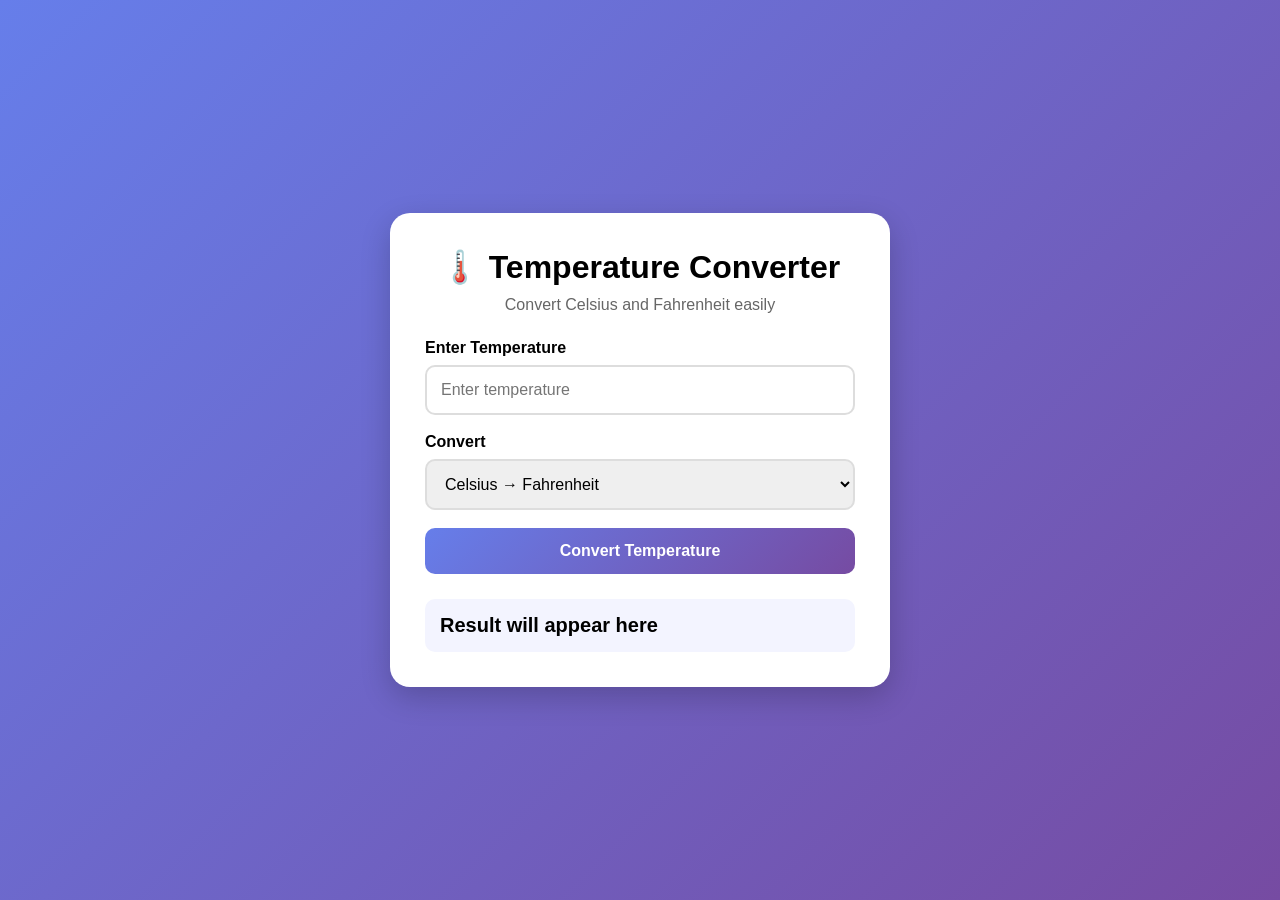
<file: Task-4-Temperature-Converter/index.html>
<!DOCTYPE html>
<html lang="en">

<head>
    <meta charset="UTF-8">
    <meta name="viewport" content="width=device-width, initial-scale=1.0">

    <title>Temperature Converter</title>

    <link rel="stylesheet" href="style.css">
</head>

<body>

    <div class="container">

        <h1>🌡️ Temperature Converter</h1>

        <p class="subtitle">
            Convert Celsius and Fahrenheit easily
        </p>

        <div class="converter-box">

            <label for="temperature">
                Enter Temperature
            </label>

            <input
                type="number"
                id="temperature"
                placeholder="Enter temperature"
            >

            <label for="conversion">
                Convert
            </label>

            <select id="conversion">

                <option value="cToF">
                    Celsius → Fahrenheit
                </option>

                <option value="fToC">
                    Fahrenheit → Celsius
                </option>

            </select>

            <button id="convertButton">
                Convert Temperature
            </button>

            <div id="result">
                Result will appear here
            </div>

        </div>

    </div>
    <script src="script.js"></script>

</body>

</html>
</file>
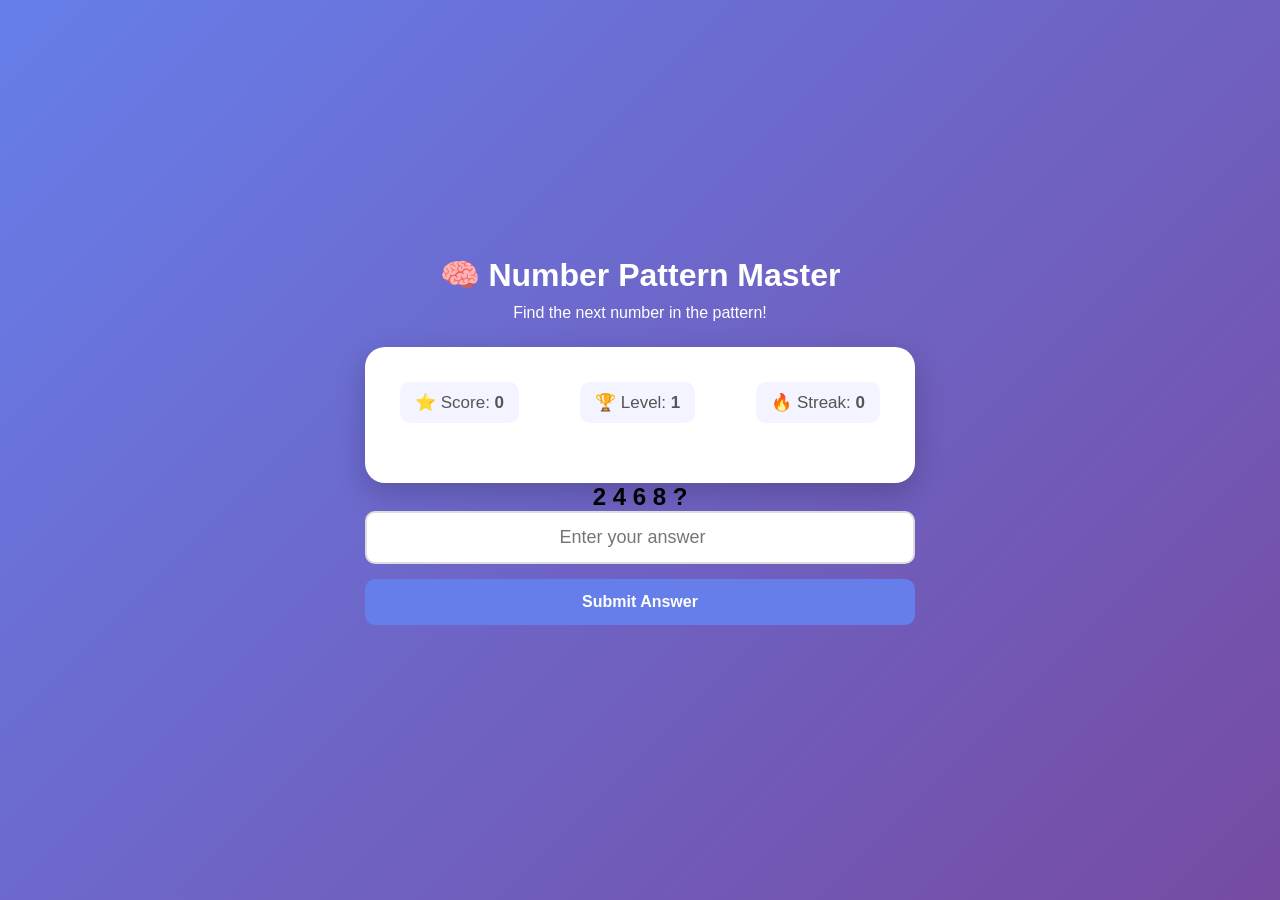
<file: Task-1-Number-Guessing-Website/Task-2-Number-Pattern/index.html>
<!DOCTYPE html>
<html lang="en">
<head>
    <meta charset="UTF-8">
    <meta name="viewport" content="width=device-width, initial-scale=1.0">

    <title>Number Pattern Master</title>
    <link rel="stylesheet" href="style.css">
    
</head>

<body>
    <div class="game-container">

    <h1>🧠 Number Pattern Master</h1>

    <p class="subtitle">
        Find the next number in the pattern!
    </p>

    <div class="game-box">
        <div class="game-info">

    <span>⭐ Score: <b id="score">0</b></span>

    <span>🏆 Level: <b id="level">1</b></span>

    <span>🔥 Streak: <b id="streak">0</b></span>

</div>
    
    

</div>   

        <h2 id="pattern">2  4  6  8  ?</h2>

        <input
            type="number"
            id="answer"
            placeholder="Enter your answer"
        >

        <button id="submitButton">Submit Answer</button>

        <p id="message"></p>

    </div>
    

</div>
<script src="script.js"></script>

   

</body>
</html>
</file>
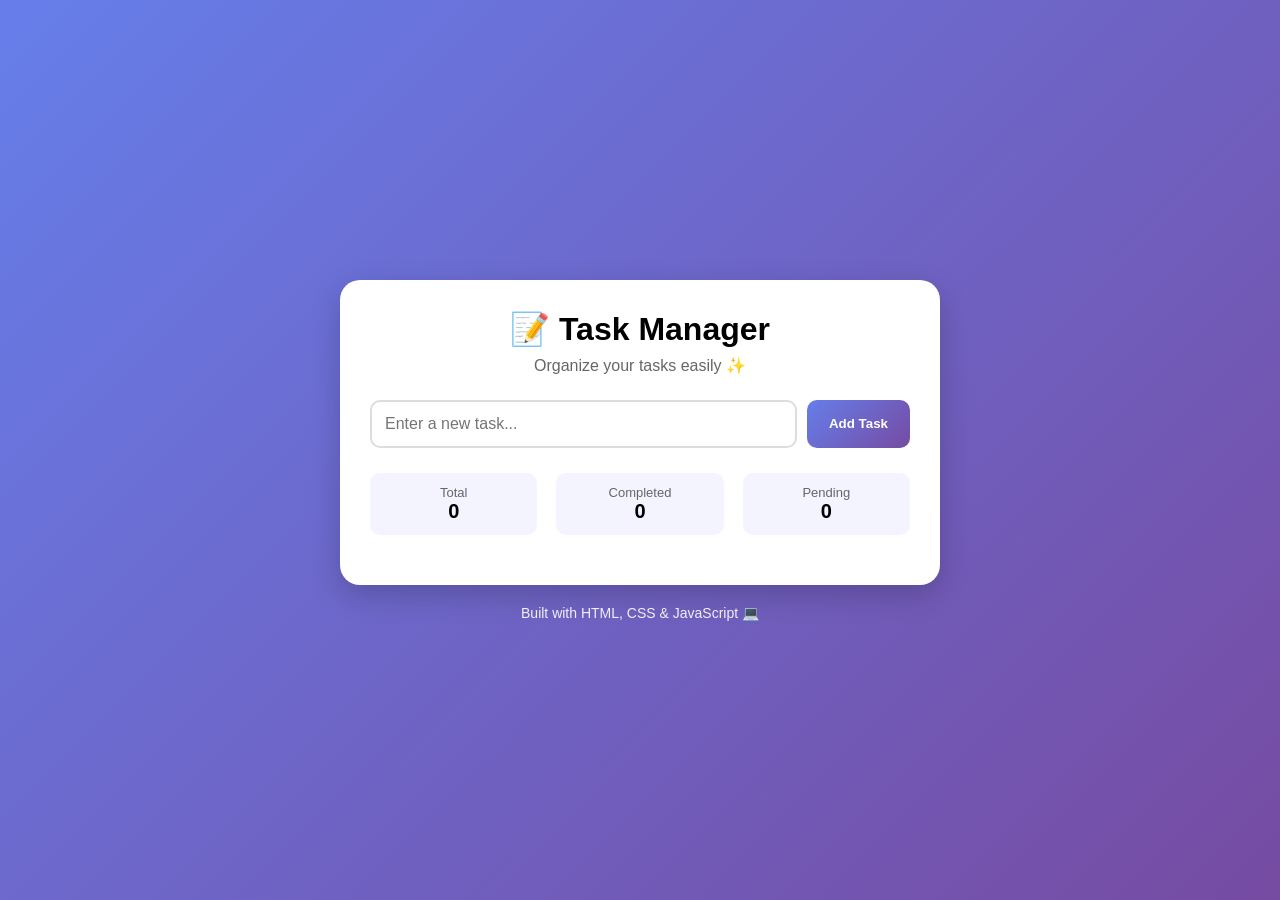
<file: Task-1-Number-Guessing-Website/Task-2-Number-Pattern/Task-3-Task-Manager/index.html>
<!DOCTYPE html>
<html lang="en">

<head>
    <meta charset="UTF-8">
    <meta name="viewport" content="width=device-width, initial-scale=1.0">

    <title>Task Manager</title>
    <link rel="stylesheet" href="style.css">
</head>

<body>
<div class="container">

    <h1>📝 Task Manager</h1>

    <p class="subtitle">
        Organize your tasks easily ✨
    </p>

    <div class="task-input">

        <input
            type="text"
            id="taskInput"
            placeholder="Enter a new task..."
        >

        <button id="addButton">
            Add Task
        </button>

    </div>

    <div class="stats">

        <div class="stat">
            <span>Total</span>
            <strong id="totalTasks">0</strong>
        </div>

        <div class="stat">
            <span>Completed</span>
            <strong id="completedTasks">0</strong>
        </div>

        <div class="stat">
            <span>Pending</span>
            <strong id="pendingTasks">0</strong>
        </div>

    </div>

    <ul id="taskList"></ul>

</div>
<footer>
    Built with HTML, CSS & JavaScript 💻
</footer>
    <script src="script.js"></script>
</body>

</html>
</file>
<file: Task-4-Temperature-Converter/style.css>
* {
    box-sizing: border-box;
    margin: 0;
    padding: 0;
}

body {
    min-height: 100vh;
    font-family: Arial, sans-serif;
    background: linear-gradient(135deg, #667eea, #764ba2);
    display: flex;
    justify-content: center;
    align-items: center;
}

.container {
    width: 90%;
    max-width: 500px;
    background: white;
    padding: 35px;
    border-radius: 20px;
    text-align: center;
    box-shadow: 0 10px 30px rgba(0, 0, 0, 0.2);
}

h1 {
    margin-bottom: 10px;
}

.subtitle {
    color: #666;
    margin-bottom: 25px;
}

.converter-box {
    text-align: left;
}

label {
    display: block;
    margin-bottom: 8px;
    font-weight: bold;
}

input,
select {
    width: 100%;
    padding: 14px;
    margin-bottom: 18px;
    border: 2px solid #ddd;
    border-radius: 10px;
    font-size: 16px;
}

input:focus,
select:focus {
    outline: none;
    border-color: #667eea;
}

button {
    width: 100%;
    padding: 14px;
    border: none;
    border-radius: 10px;
    background: linear-gradient(135deg, #667eea, #764ba2);
    color: white;
    font-size: 16px;
    font-weight: bold;
    cursor: pointer;
}

button:hover {
    opacity: 0.9;
}

#result {
    margin-top: 25px;
    padding: 15px;
    background: #f3f4ff;
    border-radius: 10px;
    font-size: 20px;
    font-weight: bold;
}
</file>
<file: Task-1-Number-Guessing-Website/Task-2-Number-Pattern/style.css>
* {
    box-sizing: border-box;
    margin: 0;
    padding: 0;
}

body {
    min-height: 100vh;
    display: flex;
    justify-content: center;
    align-items: center;
    font-family: Arial, sans-serif;
    background: linear-gradient(135deg, #667eea, #764ba2);
}

.game-container {
    width: 90%;
    max-width: 550px;
    text-align: center;
}

h1 {
    color: white;
    margin-bottom: 10px;
}

.subtitle {
    color: white;
    margin-bottom: 25px;
}

.game-box {
    background: white;
    padding: 35px;
    border-radius: 20px;
    box-shadow: 0 10px 30px rgba(0, 0, 0, 0.2);
}
.game-box h2 {
    font-size: 30px;
    margin-bottom: 25px;
    letter-spacing: 5px;
}

input {
    width: 100%;
    padding: 14px;
    border: 2px solid #ddd;
    border-radius: 10px;
    font-size: 18px;
    text-align: center;
    margin-bottom: 15px;
}

input:focus {
    outline: none;
    border-color: #667eea;
}

button {
    width: 100%;
    padding: 14px;
    border: none;
    border-radius: 10px;
    background: #667eea;
    color: white;
    font-size: 16px;
    font-weight: bold;
    cursor: pointer;
}

button:hover {
    opacity: 0.9;
}

#message {
    margin-top: 20px;
    font-size: 18px;
    font-weight: bold;
}
.game-info {
    display: flex;
    justify-content: space-between;
    margin-bottom: 25px;
    font-size: 17px;
    color: #555;
}

.game-info span {
    background: #f3f4ff;
    padding: 10px 15px;
    border-radius: 10px;
}
</file>
<file: Task-1-Number-Guessing-Website/Task-2-Number-Pattern/Task-3-Task-Manager/style.css>
* {
    box-sizing: border-box;
    margin: 0;
    padding: 0;
}

body {
    min-height: 100vh;
    font-family: Arial, sans-serif;
    background: linear-gradient(135deg, #667eea, #764ba2);
    display: flex;
    flex-direction: column;
    justify-content: center;
    align-items: center;
}

.container {
    width: 90%;
    max-width: 600px;
    background: white;
    padding: 30px;
    border-radius: 20px;
    box-shadow: 0 10px 30px rgba(0, 0, 0, 0.2);
    text-align: center;
}

h1 {
    margin-bottom: 8px;
}

.subtitle {
    color: #666;
    margin-bottom: 25px;
}

.task-input {
    display: flex;
    gap: 10px;
    margin-bottom: 25px;
}

.task-input input {
    flex: 1;
    padding: 13px;
    border: 2px solid #ddd;
    border-radius: 10px;
    font-size: 16px;
}

.task-input button {
    padding: 13px 22px;
    border: none;
    border-radius: 10px;
    background: linear-gradient(135deg, #667eea, #764ba2);
    color: white;
    font-weight: bold;
    cursor: pointer;
    transition: 0.2s;
}

.task-input button:hover {
    transform: translateY(-2px);
    box-shadow: 0 5px 12px rgba(102, 126, 234, 0.3);
}

.stats {
    display: flex;
    justify-content: space-between;
    margin-bottom: 20px;
}

.stat {
    background: #f3f4ff;
    padding: 12px;
    border-radius: 10px;
    width: 31%;
}

.stat span {
    display: block;
    font-size: 13px;
    color: #666;
}

.stat strong {
    font-size: 20px;
}

ul {
    list-style: none;
    text-align: left;
}

li {
    display: flex;
    align-items: center;
    justify-content: space-between;
    background: #f8f9ff;
    padding: 14px;
    margin-bottom: 12px;
    border-radius: 12px;
    border-left: 5px solid #667eea;
    transition: 0.2s;
}

li:hover {
    transform: translateY(-2px);
    box-shadow: 0 5px 12px rgba(0, 0, 0, 0.08);
}
.task-text {
    flex: 1;
    margin-left: 10px;
}

.actions button {
    border: none;
    background: white;
    cursor: pointer;
    font-size: 17px;
    margin-left: 6px;
    padding: 7px;
    border-radius: 8px;
    transition: 0.2s;
}

.actions button:hover {
    transform: scale(1.1);
    background: #eeeeff;
}
footer {
    text-align: center;
    color: white;
    margin-top: 20px;
    font-size: 14px;
    opacity: 0.9;
}
</file>
